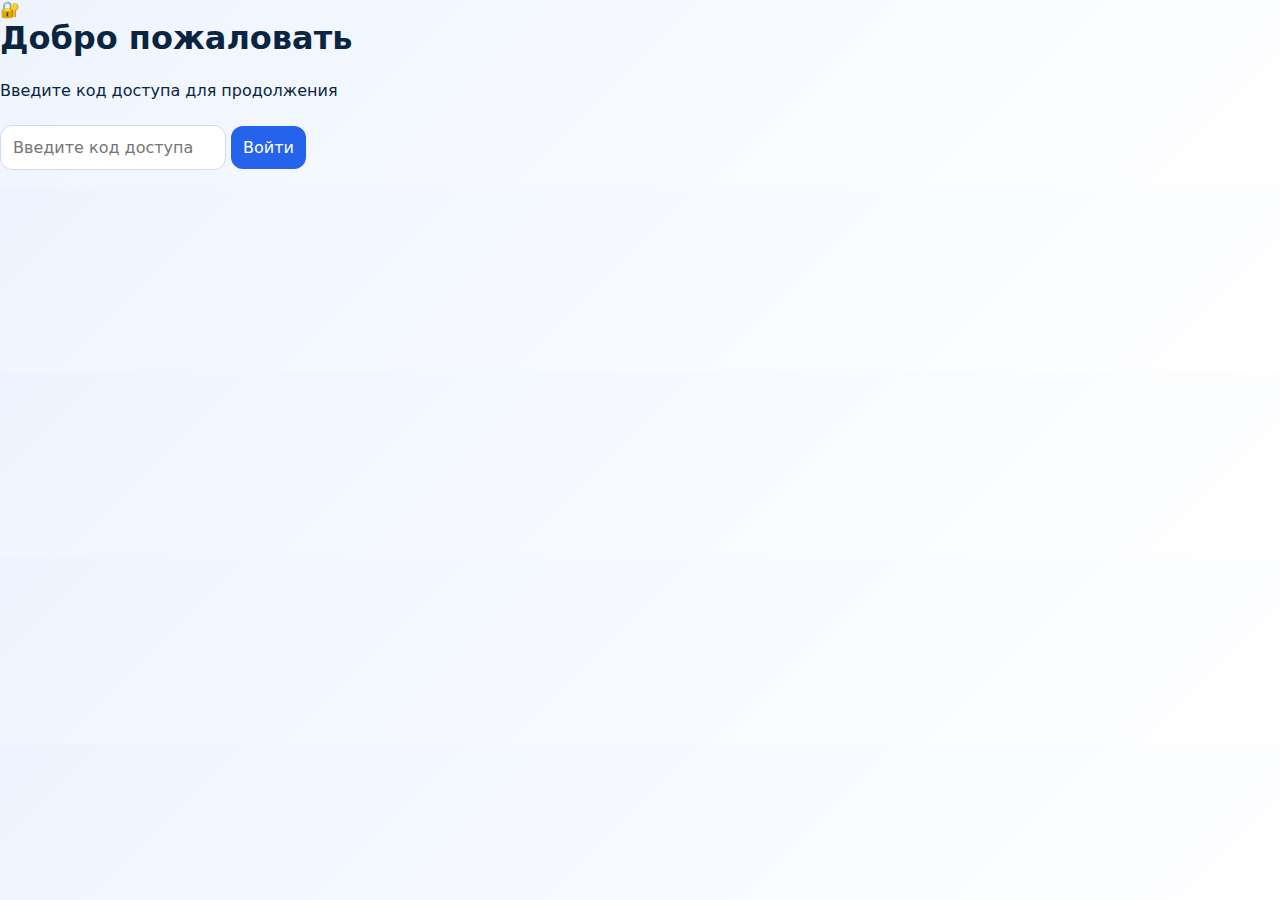
<file: docs/index.html>
<!DOCTYPE html>
<html lang="ru">
<head>
  <meta charset="UTF-8">
  <meta name="viewport" content="width=device-width, initial-scale=1.0">
  <title>Вход - Юридическая викторина</title>
  <link rel="stylesheet" href="style.css">
</head>
<body class="login-page">
  <div class="login-container">
    <div class="login-card">
      <div class="login-header">
        <div class="login-icon">🔐</div>
        <h1>Добро пожаловать</h1>
        <p>Введите код доступа для продолжения</p>
      </div>
      
      <div class="login-form">
        <div class="input-group">
          <input 
            type="password" 
            id="code" 
            placeholder="Введите код доступа"
            autocomplete="off"
          >
          <button onclick="check()" class="btn-primary">
            Войти
          </button>
        </div>
        <p id="error" class="error-message"></p>
      </div>
    </div>
  </div>

  <script src="auth.js"></script>
</body>
</html>
</file>
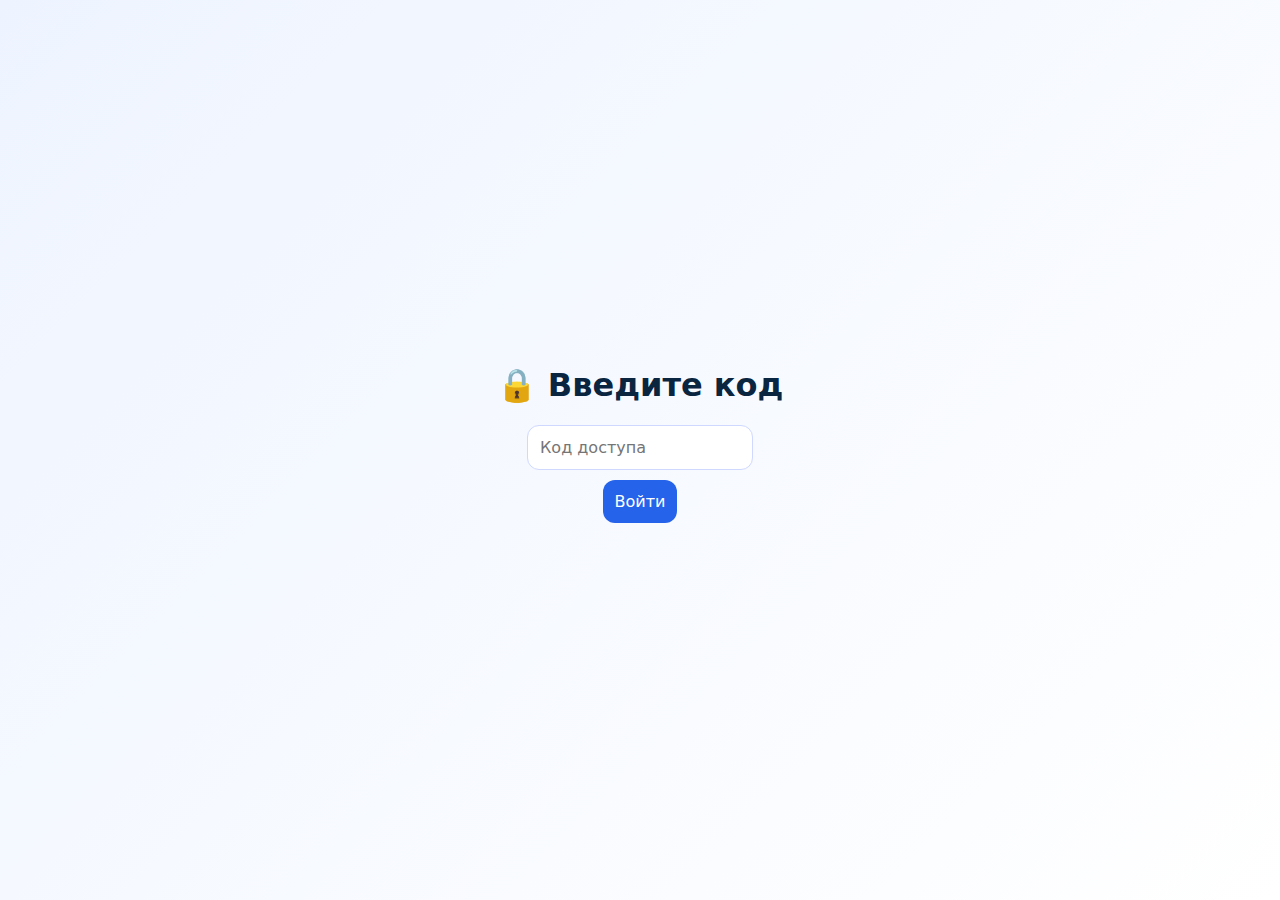
<file: site/index.html>
<!DOCTYPE html>
<html lang="ru">
<head>
  <meta charset="UTF-8">
  <title>Вход</title>
  <link rel="stylesheet" href="style.css">
</head>
<body>

<div class="app center">
  <h1>🔒 Введите код</h1>
  <input id="code" placeholder="Код доступа">
  <button onclick="check()">Войти</button>
  <p id="error"></p>
</div>

<script src="auth.js"></script>
</body>
</html>
</file>
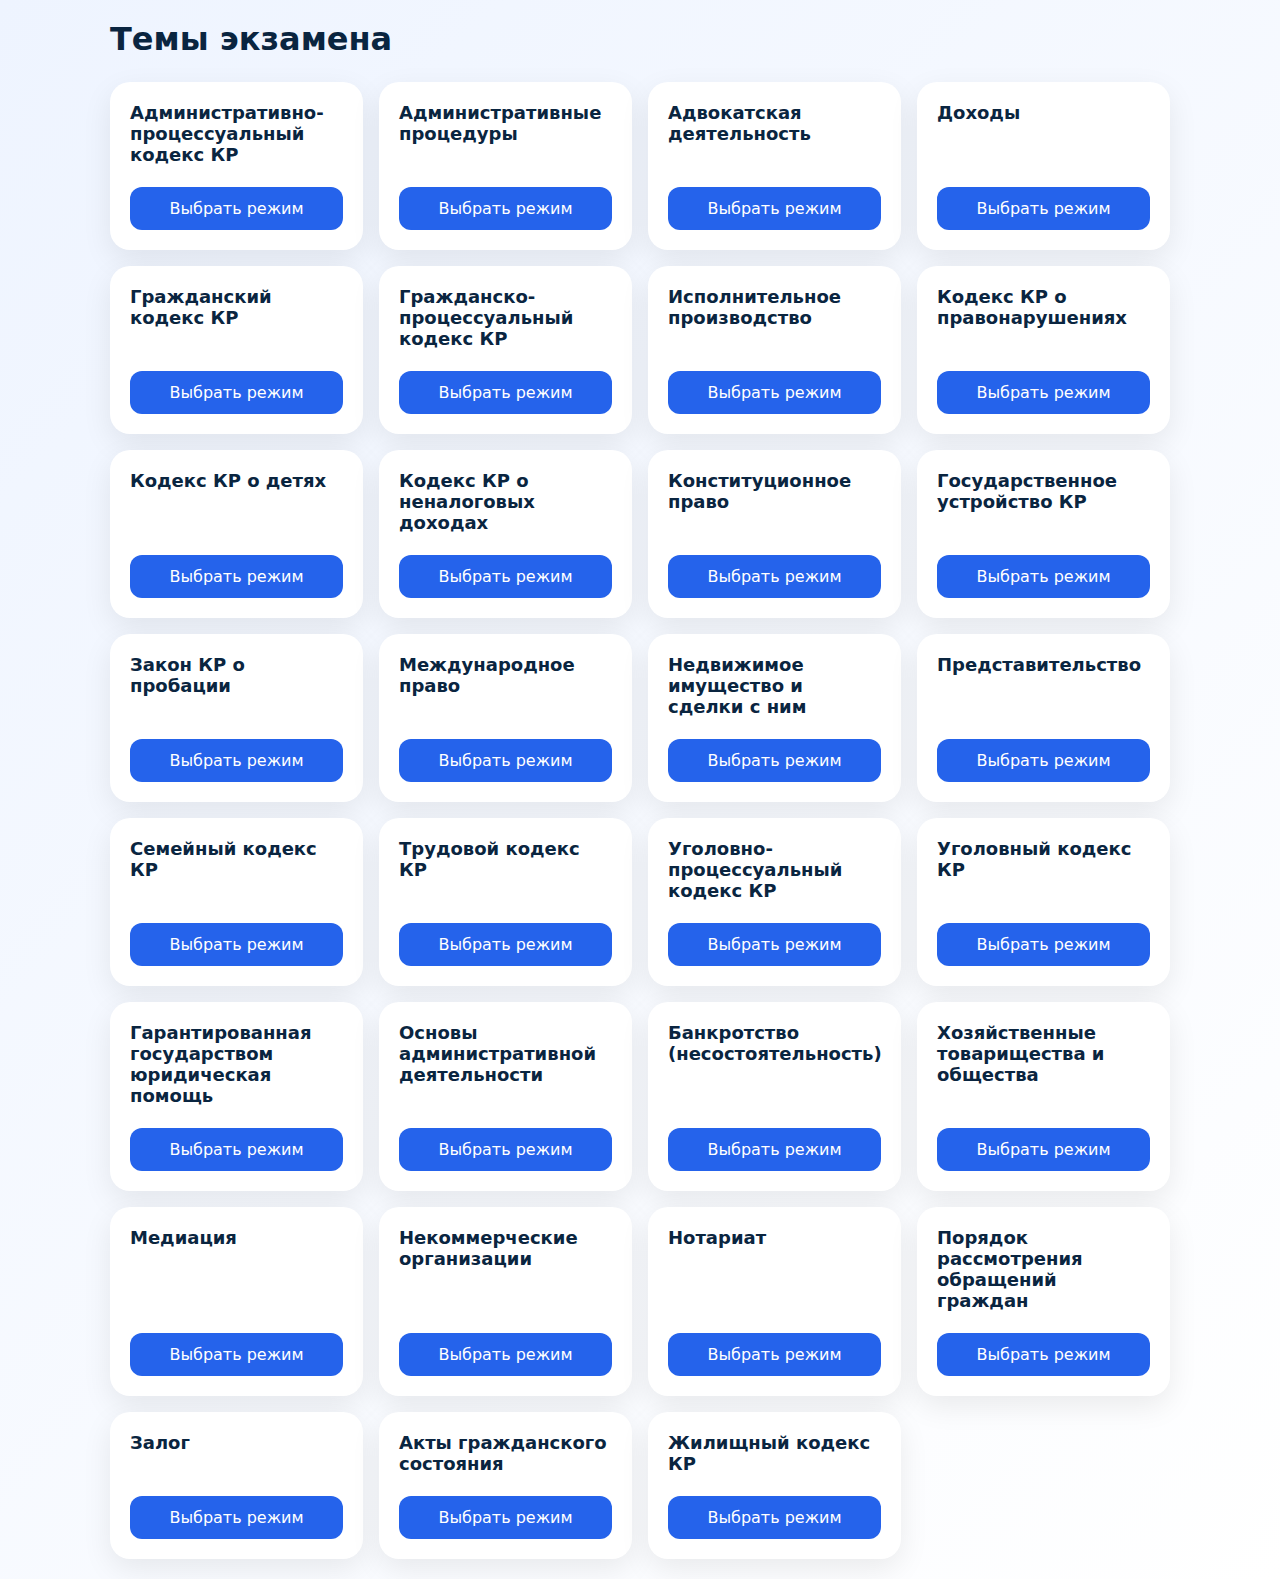
<file: docs/a9F3kQxL2mP8sT.html>
<!DOCTYPE html>
<html lang="ru">
<head>
  <meta charset="UTF-8">
  <title>Темы</title>
  <link rel="stylesheet" href="style.css">
</head>
<body>

<div class="app">
  <h1>Темы экзамена</h1>
  <div id="topics" class="grid"></div>
</div>

<script src="home.js"></script>
</body>
</html>
</file>
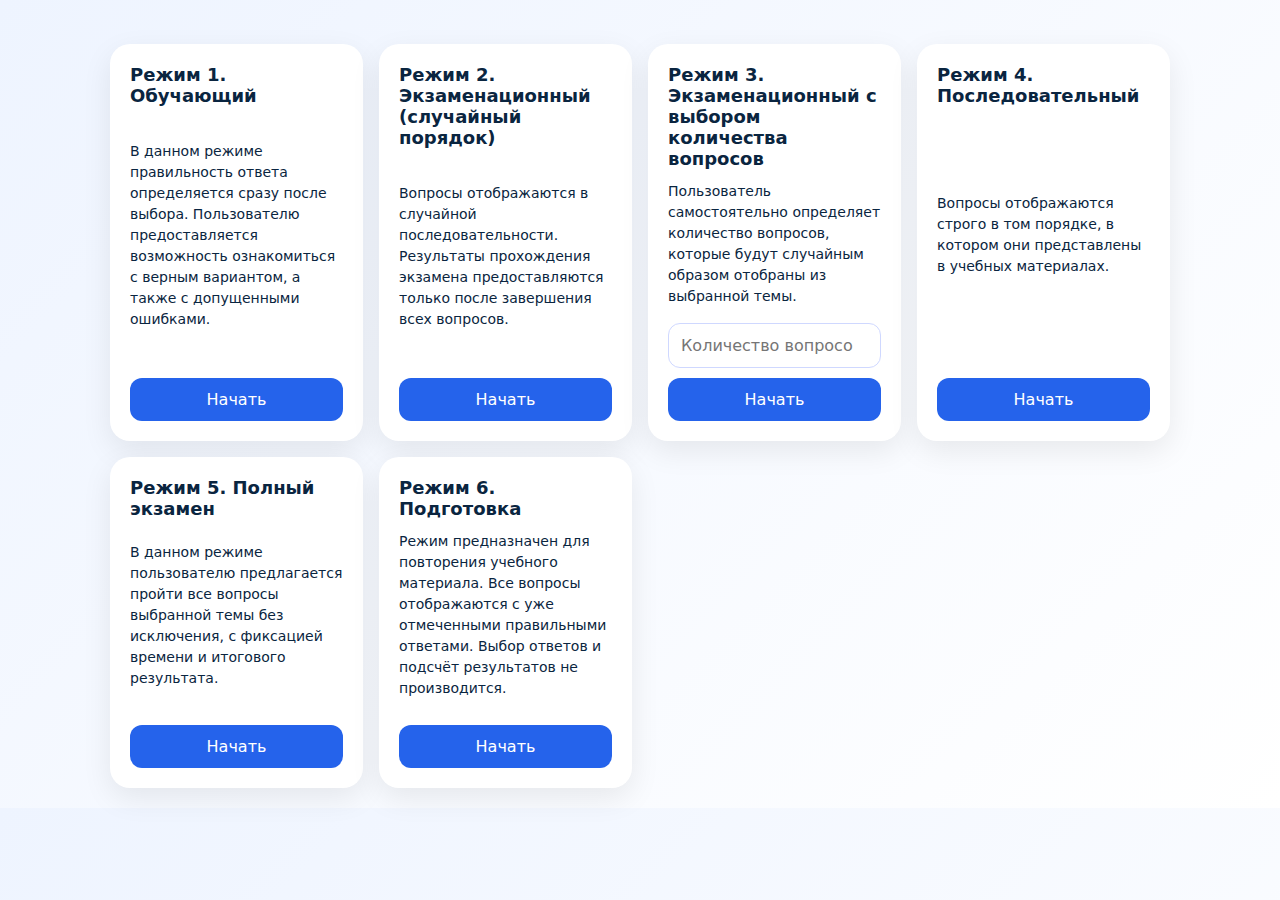
<file: docs/modes.html>
<!doctype html>
<html lang="ru">
  <head>
    <meta charset="UTF-8" />
    <title>Режим экзамена</title>
    <link rel="stylesheet" href="style.css" />
  </head>
  <body>
    <div class="app">
      <h1 id="themeTitle"></h1>
      <div class="grid">
        <div class="card mode">
          <h3>Режим 1. Обучающий</h3>
          <p>
            В данном режиме правильность ответа определяется сразу после выбора. Пользователю
            предоставляется возможность ознакомиться с верным вариантом, а также с допущенными
            ошибками.
          </p>
          <button onclick="start(1)">Начать</button>
        </div>

        <div class="card mode">
          <h3>Режим 2. Экзаменационный (случайный порядок)</h3>
          <p>
            Вопросы отображаются в случайной последовательности. Результаты прохождения экзамена
            предоставляются только после завершения всех вопросов.
          </p>
          <button onclick="start(2)">Начать</button>
        </div>

        <div class="card mode">
          <h3>Режим 3. Экзаменационный с выбором количества вопросов</h3>
          <p>
            Пользователь самостоятельно определяет количество вопросов, которые будут случайным
            образом отобраны из выбранной темы.
          </p>
          <input id="limit" type="number" placeholder="Количество вопросов" />
          <button onclick="start(3)">Начать</button>
        </div>

        <div class="card mode">
          <h3>Режим 4. Последовательный</h3>
          <p>
            Вопросы отображаются строго в том порядке, в котором они представлены в учебных
            материалах.
          </p>
          <button onclick="start(4)">Начать</button>
        </div>

        <div class="card mode">
          <h3>Режим 5. Полный экзамен</h3>
          <p>
            В данном режиме пользователю предлагается пройти все вопросы выбранной темы без
            исключения, с фиксацией времени и итогового результата.
          </p>
          <button onclick="start(5)">Начать</button>
        </div>

        <div class="card mode">
          <h3>Режим 6. Подготовка</h3>
          <p>
            Режим предназначен для повторения учебного материала. Все вопросы отображаются с уже
            отмеченными правильными ответами. Выбор ответов и подсчёт результатов не производится.
          </p>
          <button onclick="start(6)">Начать</button>
        </div>
      </div>
    </div>

    <script src="modes.js"></script>
  </body>
</html>
</file>
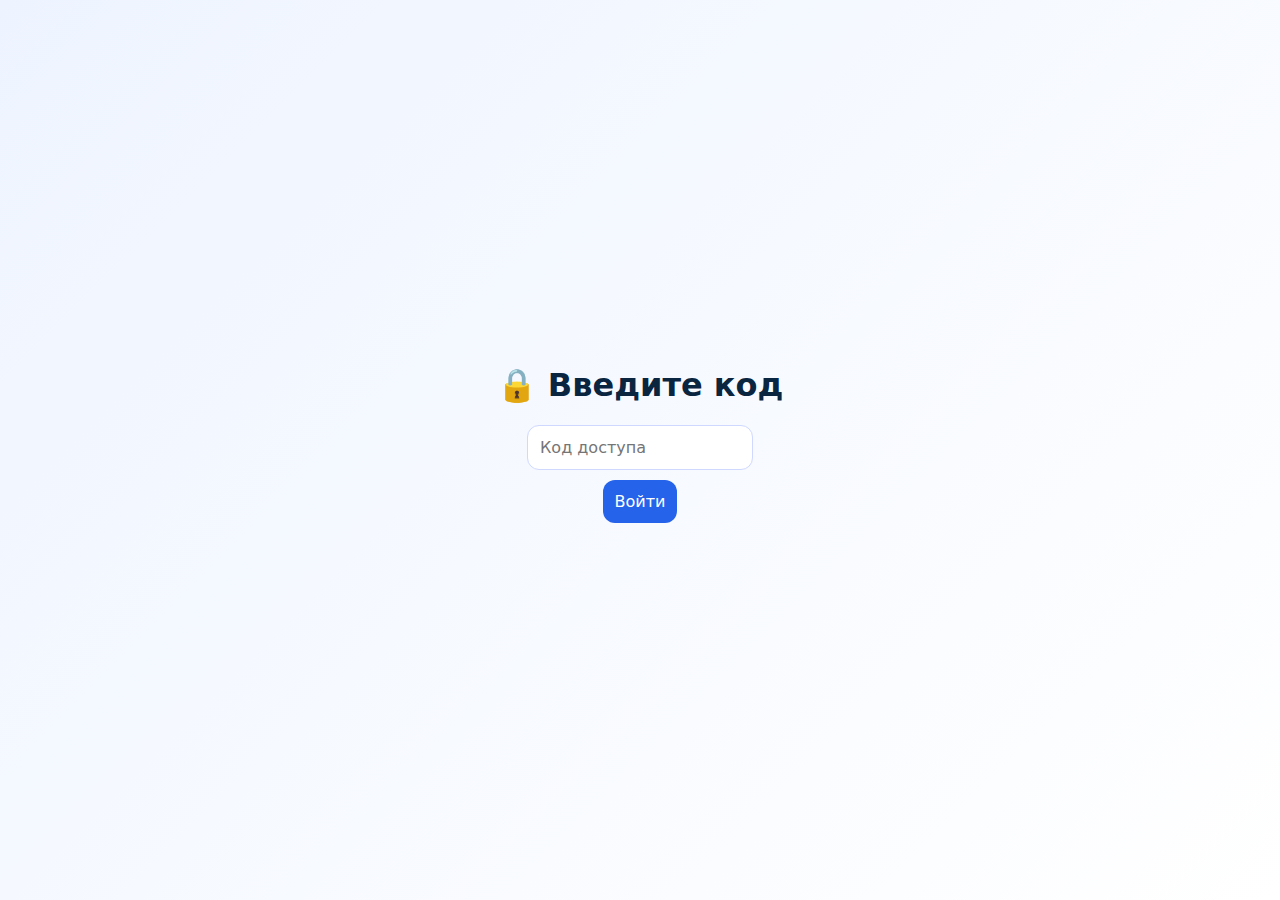
<file: site/quiz.html>
<!DOCTYPE html>
<html lang="ru">
<head>
  <meta charset="UTF-8">
  <title>Экзамен</title>
  <link rel="stylesheet" href="style.css">
</head>
<body>

<div class="app">

  <div class="quiz-header">
    <div id="timer">0 сек</div>
  </div>

  <div class="progress">
    <div id="bar"></div>
  </div>

  <div id="quiz"></div>

</div>

<script src="guard.js"></script>
<script src="quiz.js"></script>
</body>
</html>
</file>
<file: docs/style.css>
* {
  box-sizing: border-box;
  font-family: system-ui, sans-serif;
}

body {
  margin: 0;
  background: linear-gradient(135deg, #eef4ff, #ffffff);
  color: #0a2540;
}

.app {
  max-width: 1100px;
  margin: auto;
  padding: 20px;
}

.center {
  min-height: 100vh;
  display: flex;
  flex-direction: column;
  justify-content: center;
  align-items: center;
}

/* Input and Button Styles */
input,
button {
  padding: 12px;
  border-radius: 12px;
  border: 1px solid #cfd8ff;
  font-size: 16px;
  color: #0a2540;
  background: white;
}

button {
  background: #2563eb;
  color: white;
  cursor: pointer;
  border: none;
  margin-top: 10px;
  transition:
    transform 0.15s ease,
    box-shadow 0.15s ease;
}

button:active {
  transform: scale(0.97);
}

button:hover {
  box-shadow: 0 4px 12px rgba(37, 99, 235, 0.3);
}

input {
  color: #0a2540;
  background: white;
}

/* Grid Layout */
.grid {
  display: grid;
  grid-template-columns: repeat(auto-fill, minmax(220px, 1fr));
  gap: 16px;
}

/* Card Styles */
.card {
  background: white;
  color: #0a2540 !important;
  padding: 20px;
  border-radius: 20px;
  box-shadow: 0 10px 30px rgba(0, 0, 0, 0.08);
  display: flex;
  flex-direction: column;
  justify-content: space-between;
}

.card h1,
.card h2,
.card h3,
.card h4,
.card h5,
.card h6,
.card p {
  color: #0a2540 !important;
  margin: 0 0 10px 0;
}

.card h3 {
  font-size: 18px;
  margin-bottom: 12px;
}

.card p {
  font-size: 14px;
  line-height: 1.5;
  color: #334155;
  margin-bottom: 16px;
}

/* Answer Button Styles */
button.answer {
  background: white;
  color: #0a2540 !important;
  padding: 14px;
  margin-bottom: 10px;
  border-radius: 14px;
  border: 2px solid #e5e7eb;
  cursor: pointer;
  transition: all 0.25s ease;
  font-size: 16px;
  text-align: left;
  margin-top: 0;
}

button.answer:hover {
  background: #f3f4f6;
  border-color: #2563eb;
}

button.answer.correct {
  background: #dcfce7;
  border-color: #22c55e;
  color: #0a2540 !important;
}

button.answer.wrong {
  background: #fee2e2;
  border-color: #ef4444;
  color: #0a2540 !important;
}

/* Progress Bar */
.progress {
  height: 10px;
  background: #e5e7eb;
  border-radius: 999px;
  overflow: hidden;
  margin-bottom: 20px;
}

#bar {
  height: 100%;
  width: 0;
  background: linear-gradient(90deg, #2563eb, #38bdf8);
  transition: width 0.4s ease;
}

/* Quiz Header */
.quiz-header {
  display: flex;
  justify-content: flex-end;
  margin-bottom: 20px;
}

#timer {
  font-size: 18px;
  font-weight: bold;
  color: #2563eb;
  background: white;
  padding: 10px 20px;
  border-radius: 20px;
  box-shadow: 0 4px 12px rgba(0, 0, 0, 0.08);
}

/* Quiz Content */
#quiz {
  color: #0a2540 !important;
}

#quiz h2 {
  color: #0a2540 !important;
  font-size: 22px;
  margin-bottom: 20px;
}

#quiz p {
  color: #0a2540 !important;
}

/* Mode Styles */
.mode p {
  font-size: 14px;
  line-height: 1.5;
  color: #334155;
}

/* Next Button (Mode 6) */
.next-btn {
  background: #10b981;
  color: white;
  padding: 12px 24px;
  border: none;
  border-radius: 12px;
  font-size: 16px;
  cursor: pointer;
  transition:
    transform 0.15s ease,
    box-shadow 0.15s ease;
  margin-top: 20px;
}

.next-btn:hover {
  box-shadow: 0 4px 12px rgba(16, 185, 129, 0.3);
}

.next-btn:active {
  transform: scale(0.97);
}

/* Typography */
h1,
h2,
h3,
h4,
h5,
h6 {
  color: #0a2540;
  margin: 0;
}

h1 {
  font-size: 32px;
  margin-bottom: 24px;
}

h2 {
  font-size: 24px;
}

h3 {
  font-size: 18px;
}

p,
span {
  color: #0a2540;
}

/* Responsive */
@media (max-width: 768px) {
  .app {
    padding: 12px;
  }

  .grid {
    grid-template-columns: 1fr;
  }

  .card {
    padding: 16px;
  }

  h1 {
    font-size: 24px;
    margin-bottom: 16px;
  }

  h2 {
    font-size: 20px;
  }

  #timer {
    font-size: 16px;
    padding: 8px 16px;
  }
}
</file>
<file: site/style.css>
* {
  box-sizing: border-box;
  font-family: system-ui, sans-serif;
}

body {
  margin: 0;
  background: linear-gradient(135deg, #eef4ff, #ffffff);
  color: #0a2540;
}

.app {
  max-width: 1100px;
  margin: auto;
  padding: 20px;
}

.center {
  min-height: 100vh;
  display: flex;
  flex-direction: column;
  justify-content: center;
  align-items: center;
}

input,
button {
  padding: 12px;
  border-radius: 12px;
  border: 1px solid #cfd8ff;
  font-size: 16px;
}

button {
  background: #2563eb;
  color: white;
  cursor: pointer;
  border: none;
  margin-top: 10px;
}

.grid {
  display: grid;
  grid-template-columns: repeat(auto-fill, minmax(220px, 1fr));
  gap: 16px;
}

/* Make cards stretch to same height and align content */
.card {
  display: flex;
  flex-direction: column;
  justify-content: space-between;
}

.card {
  background: white;
  padding: 20px;
  border-radius: 20px;
  box-shadow: 0 10px 30px rgba(0, 0, 0, 0.08);
}

.answer {
  background: white;
  padding: 14px;
  margin-bottom: 10px;
  border-radius: 14px;
  border: 1px solid #e5e7eb;
  cursor: pointer;
  transition: 0.25s;
}

.answer.correct {
  background: #dcfce7;
  border-color: #22c55e;
}

.answer.wrong {
  background: #fee2e2;
  border-color: #ef4444;
}

.progress {
  height: 10px;
  background: #e5e7eb;
  border-radius: 999px;
  overflow: hidden;
  margin-bottom: 20px;
}

#bar {
  height: 100%;
  width: 0;
  background: linear-gradient(90deg, #2563eb, #38bdf8);
  transition: width 0.4s;
}

.mode p {
  font-size: 14px;
  line-height: 1.5;
  color: #334155;
}

* {
  box-sizing: border-box;
}

button {
  transition:
    transform 0.15s ease,
    box-shadow 0.15s ease;
}

button:active {
  transform: scale(0.97);
}
</file>
